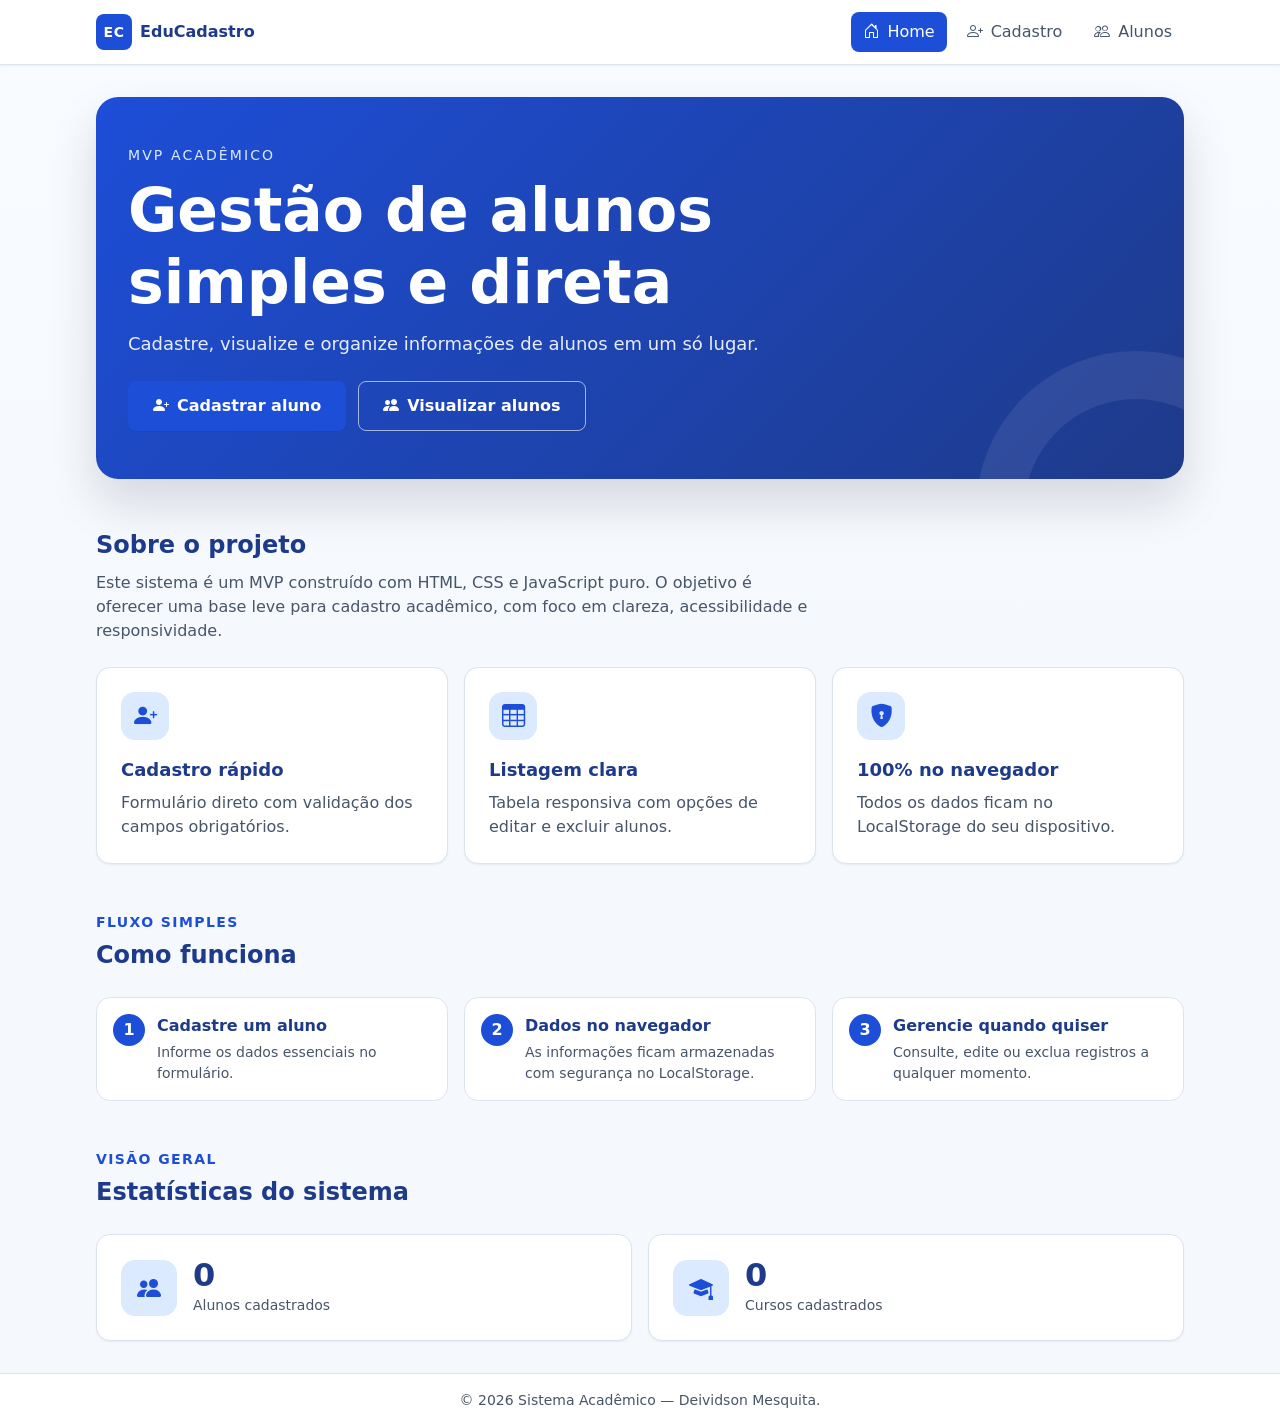
<file: index.html>
<!doctype html>
<html lang="pt-BR">
  <head>
    <meta charset="UTF-8" />
    <meta name="viewport" content="width=device-width, initial-scale=1.0" />
    <title>EduCadastro — Início</title>
    <meta
      name="description"
      content="Sistema simples para cadastro e gestão de alunos."
    />
    <link
      rel="stylesheet"
      href="https://cdn.jsdelivr.net/npm/bootstrap-icons@1.11.3/font/bootstrap-icons.min.css"
    />
    <link rel="stylesheet" href="assets/css/reset.css" />
    <link rel="stylesheet" href="assets/css/variables.css" />
    <link rel="stylesheet" href="assets/css/global.css" />
    <link rel="stylesheet" href="assets/css/components.css" />
    <link rel="stylesheet" href="assets/css/home.css" />
    <link rel="stylesheet" href="assets/css/responsive.css" />
  </head>
  <body>
    <header class="header">
      <div class="header__inner">
        <a href="index.html" class="header__logo" aria-label="Página inicial">
          <span class="header__logo-mark">EC</span>
          <span class="header__logo-text">EduCadastro</span>
        </a>
        <nav class="header__menu" aria-label="Navegação principal">
          <a class="header__link header__link--active" href="index.html"
            ><i class="bi bi-house-door" aria-hidden="true"></i> Home</a
          >
          <a class="header__link" href="cadastro.html"
            ><i class="bi bi-person-plus" aria-hidden="true"></i> Cadastro</a
          >
          <a class="header__link" href="listagem.html"
            ><i class="bi bi-people" aria-hidden="true"></i> Alunos</a
          >
        </nav>
      </div>
    </header>

    <main class="main">
      <section class="hero" aria-labelledby="hero-title">
        <div class="hero__content">
          <p class="hero__eyebrow">MVP acadêmico</p>
          <h1 class="hero__title" id="hero-title">
            Gestão de alunos simples e direta
          </h1>
          <p class="hero__text">
            Cadastre, visualize e organize informações de alunos em um só lugar.
          </p>
          <div class="hero__actions">
            <a class="button button--primary" href="cadastro.html"
              ><i class="bi bi-person-plus-fill" aria-hidden="true"></i>
              Cadastrar aluno</a
            >
            <a class="button button--secondary" href="listagem.html"
              ><i class="bi bi-people-fill" aria-hidden="true"></i> Visualizar
              alunos</a
            >
          </div>
        </div>
      </section>

      <section class="features" aria-labelledby="features-title">
        <h2 class="features__title" id="features-title">Sobre o projeto</h2>
        <p class="features__lead">
          Este sistema é um MVP construído com HTML, CSS e JavaScript puro. O
          objetivo é oferecer uma base leve para cadastro acadêmico, com foco em
          clareza, acessibilidade e responsividade.
        </p>
        <div class="features__grid">
          <article class="card">
            <i class="card__icon bi bi-person-plus-fill" aria-hidden="true"></i>
            <h3 class="card__title">Cadastro rápido</h3>
            <p class="card__text">
              Formulário direto com validação dos campos obrigatórios.
            </p>
          </article>
          <article class="card">
            <i class="card__icon bi bi-table" aria-hidden="true"></i>
            <h3 class="card__title">Listagem clara</h3>
            <p class="card__text">
              Tabela responsiva com opções de editar e excluir alunos.
            </p>
          </article>
          <article class="card">
            <i class="card__icon bi bi-shield-lock-fill" aria-hidden="true"></i>
            <h3 class="card__title">100% no navegador</h3>
            <p class="card__text">
              Todos os dados ficam no LocalStorage do seu dispositivo.
            </p>
          </article>
        </div>
      </section>

      <section
        class="section how-it-works"
        aria-labelledby="how-it-works-title"
      >
        <div class="section__heading">
          <p class="section__eyebrow">Fluxo simples</p>
          <h2 class="section__title" id="how-it-works-title">Como funciona</h2>
        </div>
        <ol class="steps">
          <li class="steps__item">
            <span class="steps__number">1</span>
            <div>
              <h3 class="steps__title">Cadastre um aluno</h3>
              <p class="steps__text">
                Informe os dados essenciais no formulário.
              </p>
            </div>
          </li>
          <li class="steps__item">
            <span class="steps__number">2</span>
            <div>
              <h3 class="steps__title">Dados no navegador</h3>
              <p class="steps__text">
                As informações ficam armazenadas com segurança no LocalStorage.
              </p>
            </div>
          </li>
          <li class="steps__item">
            <span class="steps__number">3</span>
            <div>
              <h3 class="steps__title">Gerencie quando quiser</h3>
              <p class="steps__text">
                Consulte, edite ou exclua registros a qualquer momento.
              </p>
            </div>
          </li>
        </ol>
      </section>

      <section class="section stats" aria-labelledby="stats-title">
        <div class="section__heading">
          <p class="section__eyebrow">Visão geral</p>
          <h2 class="section__title" id="stats-title">
            Estatísticas do sistema
          </h2>
        </div>
        <div class="stats__grid">
          <article class="stat-card">
            <i class="stat-card__icon bi bi-people-fill" aria-hidden="true"></i>
            <div>
              <strong class="stat-card__number" id="total-students">0</strong
              ><span class="stat-card__label">Alunos cadastrados</span>
            </div>
          </article>
          <article class="stat-card">
            <i
              class="stat-card__icon bi bi-mortarboard-fill"
              aria-hidden="true"
            ></i>
            <div>
              <strong class="stat-card__number" id="total-courses">0</strong
              ><span class="stat-card__label">Cursos cadastrados</span>
            </div>
          </article>
        </div>
      </section>
    </main>

    <footer class="footer">
      <div class="footer__inner">
        <p class="footer__text">
          © <span id="year"></span> Sistema Acadêmico — Deividson Mesquita.
        </p>
      </div>
    </footer>

    <script src="assets/js/utils.js"></script>
    <script src="assets/js/storage.js"></script>
    <script src="assets/js/main.js"></script>
  </body>
</html>
</file>
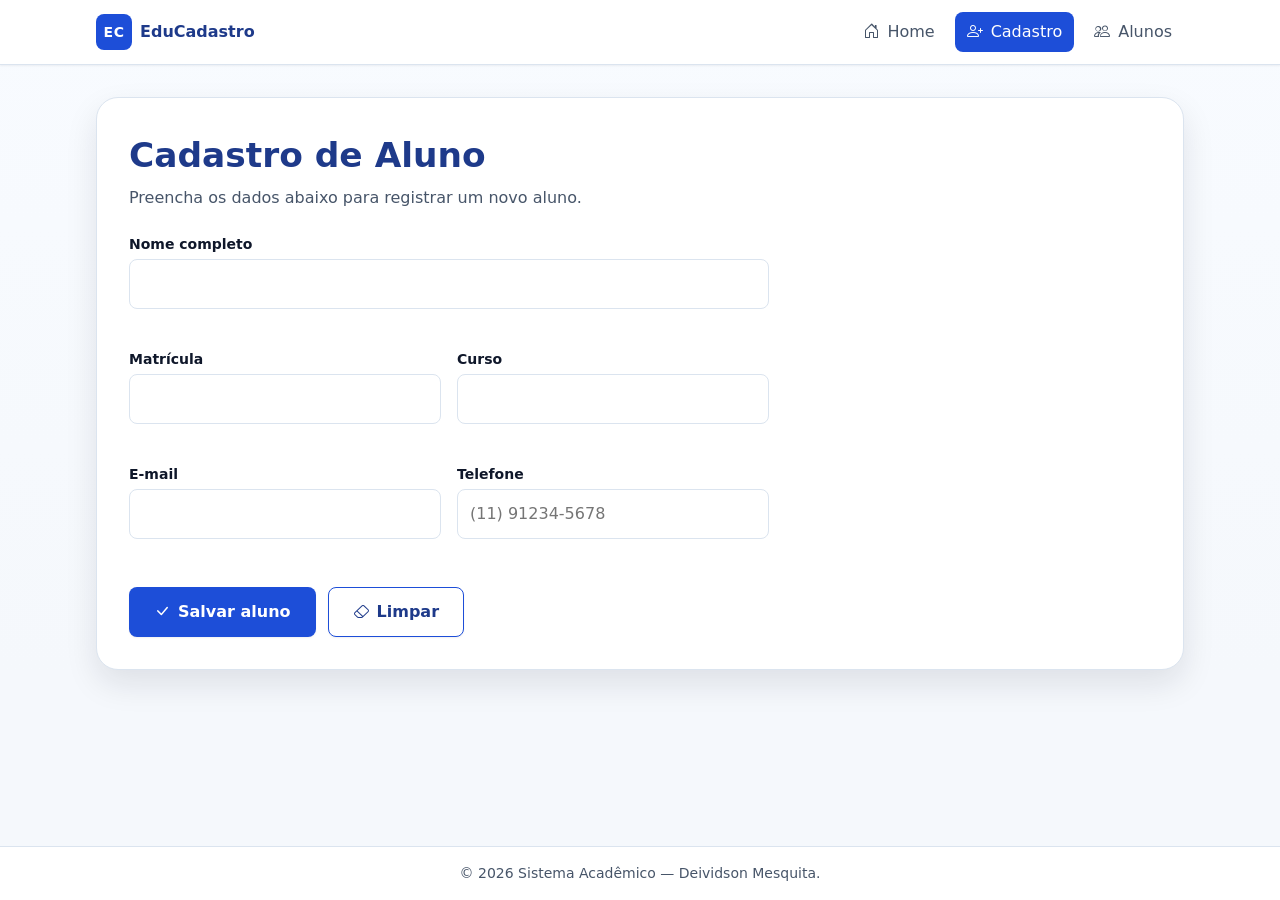
<file: cadastro.html>
<!DOCTYPE html>
<html lang="pt-BR">
<head>
  <meta charset="UTF-8" />
  <meta name="viewport" content="width=device-width, initial-scale=1.0" />
  <title>EduCadastro — Cadastro</title>
  <meta name="description" content="Cadastre um novo aluno no sistema acadêmico." />
  <link rel="stylesheet" href="https://cdn.jsdelivr.net/npm/bootstrap-icons@1.11.3/font/bootstrap-icons.min.css" />
  <link rel="stylesheet" href="assets/css/reset.css" />
  <link rel="stylesheet" href="assets/css/variables.css" />
  <link rel="stylesheet" href="assets/css/global.css" />
  <link rel="stylesheet" href="assets/css/components.css" />
  <link rel="stylesheet" href="assets/css/cadastro.css" />
  <link rel="stylesheet" href="assets/css/responsive.css" />
</head>
<body>
  <header class="header">
    <div class="header__inner">
      <a href="index.html" class="header__logo" aria-label="Página inicial">
        <span class="header__logo-mark">EC</span>
        <span class="header__logo-text">EduCadastro</span>
      </a>
      <nav class="header__menu" aria-label="Navegação principal">
        <a class="header__link" href="index.html"><i class="bi bi-house-door" aria-hidden="true"></i> Home</a>
        <a class="header__link header__link--active" href="cadastro.html"><i class="bi bi-person-plus" aria-hidden="true"></i> Cadastro</a>
        <a class="header__link" href="listagem.html"><i class="bi bi-people" aria-hidden="true"></i> Alunos</a>
      </nav>
    </div>
  </header>

  <main class="main">
    <section class="page" aria-labelledby="page-title">
      <div class="page__header">
        <h1 class="page__title" id="page-title">Cadastro de Aluno</h1>
        <p class="page__subtitle">Preencha os dados abaixo para registrar um novo aluno.</p>
      </div>

      <form class="form" id="student-form" novalidate>
        <input type="hidden" id="student-id" />

        <div class="form__group form__group--full">
          <label class="form__label" for="name">Nome completo</label>
          <input class="form__input" type="text" id="name" name="name"
            autocomplete="name" required aria-required="true" />
          <span class="form__error" id="name-error"></span>
        </div>

        <div class="form__group">
          <label class="form__label" for="registration">Matrícula</label>
          <input class="form__input" type="text" id="registration" name="registration"
            autocomplete="off" required aria-required="true" />
          <span class="form__error" id="registration-error"></span>
        </div>

        <div class="form__group">
          <label class="form__label" for="course">Curso</label>
          <input class="form__input" type="text" id="course" name="course"
            autocomplete="off" required aria-required="true" />
          <span class="form__error" id="course-error"></span>
        </div>

        <div class="form__group">
          <label class="form__label" for="email">E-mail</label>
          <input class="form__input" type="email" id="email" name="email"
            autocomplete="email" required aria-required="true" />
          <span class="form__error" id="email-error"></span>
        </div>

        <div class="form__group">
          <label class="form__label" for="phone">Telefone</label>
          <input class="form__input" type="tel" id="phone" name="phone"
            autocomplete="tel" required aria-required="true"
            placeholder="(11) 91234-5678" />
          <span class="form__error" id="phone-error"></span>
        </div>

        <div class="form__actions">
          <button type="submit" class="button button--primary" id="submit-btn"><i class="bi bi-check-lg" aria-hidden="true"></i> Salvar aluno</button>
          <button type="reset" class="button button--secondary" id="reset-btn"><i class="bi bi-eraser" aria-hidden="true"></i> Limpar</button>
        </div>
      </form>
    </section>
  </main>

  <footer class="footer">
    <div class="footer__inner">
      <p class="footer__text">© <span id="year"></span> Sistema Acadêmico — Deividson Mesquita.</p>
    </div>
  </footer>

  <script src="assets/js/utils.js"></script>
  <script src="assets/js/storage.js"></script>
  <script src="assets/js/form.js"></script>
  <script src="assets/js/main.js"></script>
</body>
</html>
</file>
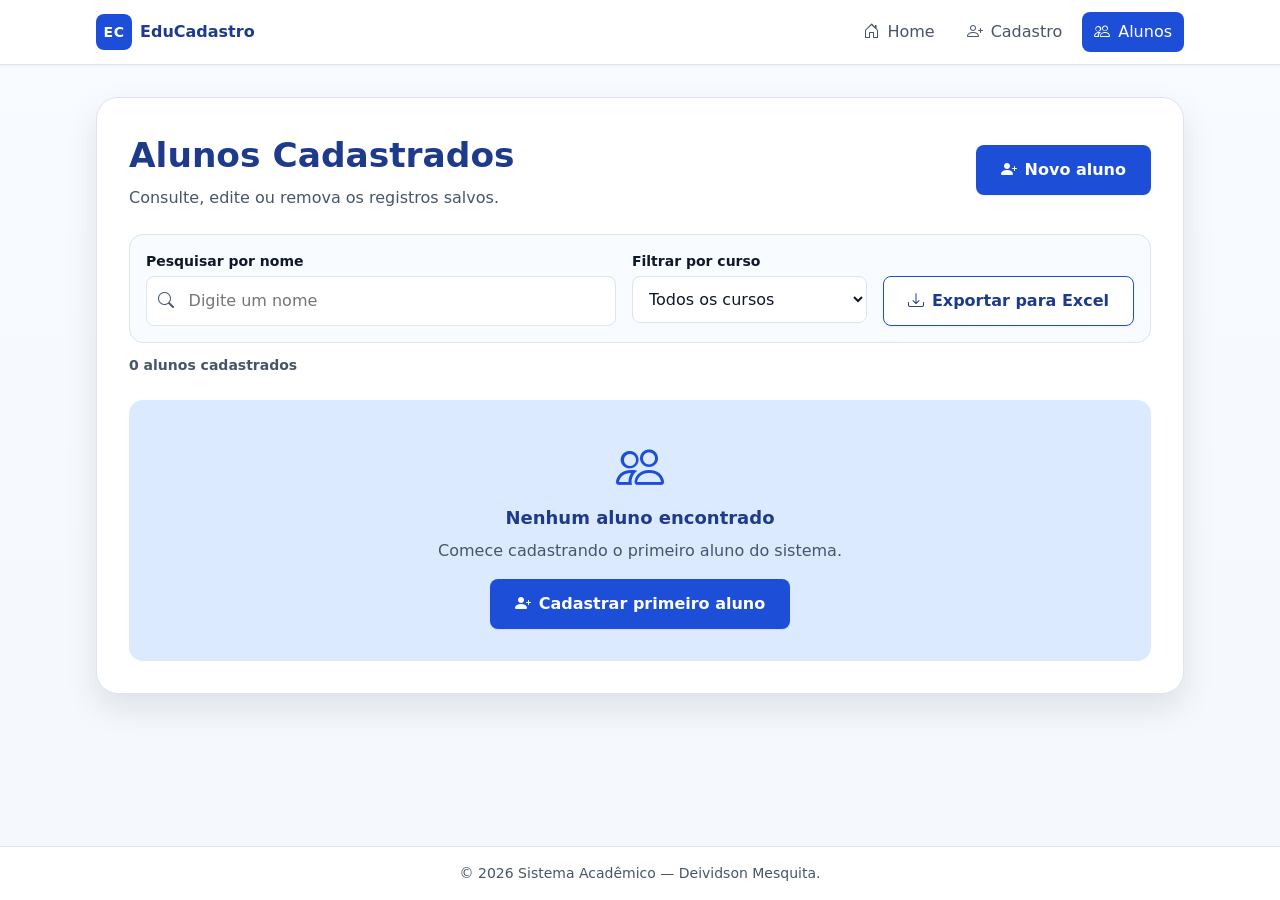
<file: listagem.html>
<!DOCTYPE html>
<html lang="pt-BR">
<head>
  <meta charset="UTF-8" />
  <meta name="viewport" content="width=device-width, initial-scale=1.0" />
  <title>EduCadastro — Listagem</title>
  <meta name="description" content="Lista de alunos cadastrados no sistema." />
  <link rel="stylesheet" href="https://cdn.jsdelivr.net/npm/bootstrap-icons@1.11.3/font/bootstrap-icons.min.css" />
  <link rel="stylesheet" href="assets/css/reset.css" />
  <link rel="stylesheet" href="assets/css/variables.css" />
  <link rel="stylesheet" href="assets/css/global.css" />
  <link rel="stylesheet" href="assets/css/components.css" />
  <link rel="stylesheet" href="assets/css/listagem.css" />
  <link rel="stylesheet" href="assets/css/responsive.css" />
</head>
<body>
  <header class="header">
    <div class="header__inner">
      <a href="index.html" class="header__logo" aria-label="Página inicial">
        <span class="header__logo-mark">EC</span>
        <span class="header__logo-text">EduCadastro</span>
      </a>
      <nav class="header__menu" aria-label="Navegação principal">
        <a class="header__link" href="index.html"><i class="bi bi-house-door" aria-hidden="true"></i> Home</a>
        <a class="header__link" href="cadastro.html"><i class="bi bi-person-plus" aria-hidden="true"></i> Cadastro</a>
        <a class="header__link header__link--active" href="listagem.html"><i class="bi bi-people" aria-hidden="true"></i> Alunos</a>
      </nav>
    </div>
  </header>

  <main class="main">
    <section class="page" aria-labelledby="page-title">
      <div class="page__header page__header--row">
        <div>
          <h1 class="page__title" id="page-title">Alunos Cadastrados</h1>
          <p class="page__subtitle">Consulte, edite ou remova os registros salvos.</p>
        </div>
        <a class="button button--primary" href="cadastro.html"><i class="bi bi-person-plus-fill" aria-hidden="true"></i> Novo aluno</a>
      </div>

      <div class="list-controls" aria-label="Filtros de alunos">
        <div class="form__group list-controls__field">
          <label class="form__label" for="search-student">Pesquisar por nome</label>
          <div class="input-with-icon"><i class="bi bi-search" aria-hidden="true"></i><input class="form__input" id="search-student" type="search" placeholder="Digite um nome" autocomplete="off" /></div>
        </div>
        <div class="form__group list-controls__field">
          <label class="form__label" for="course-filter">Filtrar por curso</label>
          <select class="form__input" id="course-filter"><option value="">Todos os cursos</option></select>
        </div>
        <div class="list-controls__actions">
          <button class="button button--secondary" type="button" id="export-students">
            <i class="bi bi-download" aria-hidden="true"></i> Exportar para Excel
          </button>
        </div>
      </div>
      <p class="list-count" id="list-count" aria-live="polite"></p>

      <div class="table-wrapper" id="table-wrapper">
        <table class="table" aria-label="Alunos cadastrados">
          <thead class="table__head">
            <tr class="table__row">
              <th class="table__cell table__cell--head">Nome</th>
              <th class="table__cell table__cell--head">Matrícula</th>
              <th class="table__cell table__cell--head">Curso</th>
              <th class="table__cell table__cell--head">E-mail</th>
              <th class="table__cell table__cell--head">Telefone</th>
              <th class="table__cell table__cell--head table__cell--actions">Ações</th>
            </tr>
          </thead>
          <tbody class="table__body" id="table-body"></tbody>
        </table>
      </div>

      <section class="empty empty--hidden" id="empty-state" aria-labelledby="empty-title">
        <i class="empty__icon bi bi-people" aria-hidden="true"></i>
        <h2 class="empty__title" id="empty-title">Nenhum aluno encontrado</h2>
        <p class="empty__text" id="empty-message">Comece cadastrando o primeiro aluno do sistema.</p>
        <a class="button button--primary" id="empty-action" href="cadastro.html"><i class="bi bi-person-plus-fill" aria-hidden="true"></i> Cadastrar primeiro aluno</a>
      </section>
    </section>

    <dialog class="modal" id="edit-modal" aria-labelledby="edit-title">
      <form class="form" id="edit-form" method="dialog" novalidate>
        <h2 class="modal__title" id="edit-title">Editar aluno</h2>
        <input type="hidden" id="edit-id" />

        <div class="form__group">
          <label class="form__label" for="edit-name">Nome completo</label>
          <input class="form__input" type="text" id="edit-name" required />
          <span class="form__error" id="edit-name-error"></span>
        </div>
        <div class="form__group">
          <label class="form__label" for="edit-registration">Matrícula</label>
          <input class="form__input" type="text" id="edit-registration" required />
          <span class="form__error" id="edit-registration-error"></span>
        </div>
        <div class="form__group">
          <label class="form__label" for="edit-course">Curso</label>
          <input class="form__input" type="text" id="edit-course" required />
          <span class="form__error" id="edit-course-error"></span>
        </div>
        <div class="form__group">
          <label class="form__label" for="edit-email">E-mail</label>
          <input class="form__input" type="email" id="edit-email" required />
          <span class="form__error" id="edit-email-error"></span>
        </div>
        <div class="form__group">
          <label class="form__label" for="edit-phone">Telefone</label>
          <input class="form__input" type="tel" id="edit-phone" required />
          <span class="form__error" id="edit-phone-error"></span>
        </div>

        <div class="form__actions">
          <button type="submit" class="button button--primary"><i class="bi bi-check-lg" aria-hidden="true"></i> Salvar alterações</button>
          <button type="button" class="button button--secondary" id="edit-cancel">Cancelar</button>
        </div>
      </form>
    </dialog>
    <dialog class="modal modal--confirm" id="delete-modal" aria-labelledby="delete-title">
      <form class="form" method="dialog">
        <div class="modal__icon"><i class="bi bi-trash3-fill" aria-hidden="true"></i></div>
        <h2 class="modal__title" id="delete-title">Excluir aluno?</h2>
        <p class="modal__text">Deseja realmente excluir este aluno?</p>
        <div class="form__actions modal__actions">
          <button type="button" class="button button--secondary" id="delete-cancel">Cancelar</button>
          <button type="button" class="button button--danger" id="delete-confirm"><i class="bi bi-trash3" aria-hidden="true"></i> Excluir</button>
        </div>
      </form>
    </dialog>
  </main>

  <footer class="footer">
    <div class="footer__inner">
      <p class="footer__text">© <span id="year"></span> Sistema Acadêmico — Deividson Mesquita.</p>
    </div>
  </footer>

  <script src="assets/js/utils.js"></script>
  <script src="assets/js/storage.js"></script>
  <script src="assets/js/export.js"></script>
  <script src="assets/js/list.js"></script>
  <script src="assets/js/main.js"></script>
</body>
</html>
</file>
<file: assets/css/variables.css>
:root {
  /* Palette — tons de azul e branco */
  --color-primary: #1d4ed8;
  --color-primary-dark: #1e3a8a;
  --color-primary-light: #3b82f6;
  --color-primary-soft: #dbeafe;
  --color-accent: #0ea5e9;

  --color-white: #ffffff;
  --color-bg: #f5f8fc;
  --color-surface: #ffffff;
  --color-border: #dbe4ef;

  --color-text: #0f172a;
  --color-text-muted: #475569;
  --color-text-inverse: #ffffff;

  --color-success: #16a34a;
  --color-success-bg: #dcfce7;
  --color-danger: #dc2626;
  --color-danger-bg: #fee2e2;
  --color-warning: #b45309;
  --color-warning-bg: #fef3c7;

  /* Typography */
  --font-base: system-ui, -apple-system, "Segoe UI", Roboto, "Helvetica Neue",
    Arial, sans-serif;
  --font-size-sm: 0.875rem;
  --font-size-md: 1rem;
  --font-size-lg: 1.125rem;
  --font-size-xl: 1.5rem;
  --font-size-2xl: 2rem;

  /* Layout */
  --radius-sm: 8px;
  --radius-md: 14px;
  --radius-lg: 22px;

  --shadow-sm: 0 1px 2px rgba(15, 23, 42, 0.06);
  --shadow-md: 0 14px 32px rgba(15, 23, 42, 0.10);
  --shadow-lg: 0 24px 48px rgba(15, 23, 42, 0.14);

  --space-1: 0.25rem;
  --space-2: 0.5rem;
  --space-3: 0.75rem;
  --space-4: 1rem;
  --space-5: 1.5rem;
  --space-6: 2rem;
  --space-8: 3rem;

  --container-max: 1120px;
  --header-height: 64px;
}
</file>
<file: assets/css/global.css>
html {
  font-family: var(--font-base);
  color: var(--color-text);
  background-color: var(--color-bg);
}

body {
  display: flex;
  flex-direction: column;
  min-height: 100vh;
  font-size: var(--font-size-md);
  background: linear-gradient(180deg, #f8fbff 0%, var(--color-bg) 42rem);
}

.main {
  flex: 1;
  width: 100%;
  max-width: var(--container-max);
  margin: 0 auto;
  padding: var(--space-6) var(--space-4);
}

:focus-visible {
  outline: 3px solid var(--color-primary-light);
  outline-offset: 2px;
  border-radius: var(--radius-sm);
}

.page {
  background-color: var(--color-surface);
  border: 1px solid var(--color-border);
  border-radius: var(--radius-lg);
  padding: var(--space-6);
  box-shadow: var(--shadow-md);
}

.page__header {
  margin-bottom: var(--space-5);
}

.page__header--row {
  display: flex;
  flex-wrap: wrap;
  gap: var(--space-4);
  align-items: center;
  justify-content: space-between;
}

.page__title {
  font-size: clamp(1.65rem, 3vw, 2.15rem);
  color: var(--color-primary-dark);
}

.page__subtitle {
  color: var(--color-text-muted);
  margin-top: var(--space-1);
}
</file>
<file: assets/css/components.css>
/* Header */
.header {
  background-color: var(--color-white);
  border-bottom: 1px solid var(--color-border);
  box-shadow: var(--shadow-sm);
}

.header__inner {
  max-width: var(--container-max);
  margin: 0 auto;
  padding: 0 var(--space-4);
  height: var(--header-height);
  display: flex;
  align-items: center;
  justify-content: space-between;
  gap: var(--space-4);
}

.header__logo {
  display: flex;
  align-items: center;
  gap: var(--space-2);
  font-weight: 700;
  color: var(--color-primary-dark);
}

.header__logo-mark {
  display: inline-flex;
  align-items: center;
  justify-content: center;
  width: 36px;
  height: 36px;
  border-radius: var(--radius-sm);
  background-color: var(--color-primary);
  color: var(--color-text-inverse);
  font-size: var(--font-size-sm);
  letter-spacing: 0.05em;
}

.header__menu {
  display: flex;
  gap: var(--space-2);
  flex-wrap: wrap;
}

.header__link {
  display: inline-flex;
  align-items: center;
  gap: var(--space-2);
  padding: var(--space-2) var(--space-3);
  border-radius: var(--radius-sm);
  color: var(--color-text-muted);
  font-weight: 500;
  transition: background-color 0.2s ease, color 0.2s ease, transform 0.2s ease;
}

.header__link:hover {
  background-color: var(--color-primary-soft);
  color: var(--color-primary-dark);
  transform: translateY(-1px);
}

.header__link--active {
  background-color: var(--color-primary);
  color: var(--color-text-inverse);
}

.header__link--active:hover {
  background-color: var(--color-primary-dark);
  color: var(--color-text-inverse);
}

/* Footer */
.footer {
  background-color: var(--color-white);
  border-top: 1px solid var(--color-border);
  margin-top: auto;
}

.footer__inner {
  max-width: var(--container-max);
  margin: 0 auto;
  padding: var(--space-4);
  text-align: center;
  color: var(--color-text-muted);
  font-size: var(--font-size-sm);
}

/* Buttons */
.button {
  display: inline-flex;
  align-items: center;
  justify-content: center;
  gap: var(--space-2);
  padding: var(--space-3) var(--space-5);
  border-radius: var(--radius-sm);
  font-weight: 600;
  font-size: var(--font-size-md);
  border: 1px solid transparent;
  box-shadow: var(--shadow-sm);
  transition: background-color 0.2s ease, color 0.2s ease, border-color 0.2s ease, transform 0.2s ease, box-shadow 0.2s ease;
}

.button:active {
  transform: translateY(1px);
}
.button:hover { transform: translateY(-2px); box-shadow: var(--shadow-md); }
.button:disabled { cursor: not-allowed; opacity: 0.55; transform: none; box-shadow: none; }

.button--primary {
  background-color: var(--color-primary);
  color: var(--color-text-inverse);
}
.button--primary:hover {
  background-color: var(--color-primary-dark);
}

.button--secondary {
  background-color: var(--color-white);
  color: var(--color-primary-dark);
  border-color: var(--color-primary);
}
.button--secondary:hover {
  background-color: var(--color-primary-soft);
}

.button--danger {
  background-color: var(--color-danger);
  color: var(--color-text-inverse);
}
.button--danger:hover {
  background-color: #b91c1c;
}

.button--sm {
  padding: var(--space-2) var(--space-3);
  font-size: var(--font-size-sm);
}

/* Cards */
.card {
  background-color: var(--color-surface);
  border: 1px solid var(--color-border);
  border-radius: var(--radius-md);
  padding: var(--space-5);
  box-shadow: var(--shadow-sm);
  transition: transform 0.2s ease, box-shadow 0.2s ease, border-color 0.2s ease;
}
.card:hover { transform: translateY(-4px); border-color: var(--color-primary-light); box-shadow: var(--shadow-md); }
.card__icon { display: inline-grid; place-items: center; width: 3rem; height: 3rem; margin-bottom: var(--space-4); border-radius: var(--radius-md); color: var(--color-primary); background: var(--color-primary-soft); font-size: 1.45rem; }

.card__title {
  color: var(--color-primary-dark);
  font-size: var(--font-size-lg);
  margin-bottom: var(--space-2);
}

.card__text {
  color: var(--color-text-muted);
}

/* Forms */
.form {
  display: grid;
  gap: var(--space-4);
}

.form__group {
  display: flex;
  flex-direction: column;
  gap: var(--space-1);
}

.form__label {
  font-weight: 600;
  color: var(--color-text);
  font-size: var(--font-size-sm);
}

.form__input {
  width: 100%;
  padding: var(--space-3);
  border: 1px solid var(--color-border);
  border-radius: var(--radius-sm);
  background-color: var(--color-white);
  transition: border-color 0.15s ease, box-shadow 0.15s ease;
}

.form__input:focus {
  outline: none;
  border-color: var(--color-primary);
  box-shadow: 0 0 0 3px var(--color-primary-soft);
}

.form__input--error {
  border-color: var(--color-danger);
}
.form__input--valid { border-color: var(--color-success); }

.form__error {
  color: var(--color-danger);
  font-size: var(--font-size-sm);
  min-height: 1.25rem;
}

.form__actions {
  display: flex;
  flex-wrap: wrap;
  gap: var(--space-3);
  margin-top: var(--space-2);
}

/* Alerts */
.alert {
  padding: var(--space-3) var(--space-4);
  border-radius: var(--radius-sm);
  margin-bottom: var(--space-4);
  border: 1px solid transparent;
  font-weight: 500;
}

.alert--success {
  background-color: var(--color-success-bg);
  color: var(--color-success);
  border-color: var(--color-success);
}

.alert--danger {
  background-color: var(--color-danger-bg);
  color: var(--color-danger);
  border-color: var(--color-danger);
}

.alert--info {
  background-color: var(--color-primary-soft);
  color: var(--color-primary-dark);
  border-color: var(--color-primary-light);
}

.alert--hidden {
  display: none;
}

/* Table */
.table-wrapper {
  overflow-x: auto;
  border: 1px solid var(--color-border);
  border-radius: var(--radius-md);
}

.table {
  min-width: 720px;
}

.table__head {
  background-color: var(--color-primary-soft);
}

.table__row {
  border-bottom: 1px solid var(--color-border);
}

.table__body .table__row:last-child {
  border-bottom: none;
}

.table__body .table__row:hover {
  background-color: rgba(59, 130, 246, 0.04);
}

.table__cell {
  padding: var(--space-3) var(--space-4);
  text-align: left;
  vertical-align: middle;
  color: var(--color-text);
}

.table__cell--head {
  font-weight: 700;
  color: var(--color-primary-dark);
  font-size: var(--font-size-sm);
  text-transform: uppercase;
  letter-spacing: 0.03em;
}

.table__cell--actions {
  text-align: right;
  white-space: nowrap;
}

.table__actions {
  display: inline-flex;
  gap: var(--space-2);
}

.empty {
  margin-top: var(--space-5);
  padding: var(--space-6);
  text-align: center;
  color: var(--color-text-muted);
  background-color: var(--color-primary-soft);
  border-radius: var(--radius-md);
}

.empty--hidden {
  display: none;
}

/* Modal */
.modal {
  position: fixed;
  inset: 0;
  display: none;
  align-items: center;
  justify-content: center;
  width: 100%;
  max-width: none;
  min-height: 100dvh;
  margin: 0;
  border: none;
  padding: var(--space-4);
  background: transparent;
}

.modal[open] {
  display: flex;
}

.modal::backdrop {
  background-color: rgba(15, 23, 42, 0.5);
}

.modal > .form {
  width: min(100%, 520px);
  max-height: calc(100dvh - (var(--space-4) * 2));
  overflow-y: auto;
  padding: var(--space-6);
  border-radius: var(--radius-lg);
  background-color: var(--color-surface);
  box-shadow: var(--shadow-lg);
  animation: modal-enter 0.22s ease-out both;
}

@keyframes modal-enter {
  from { opacity: 0; transform: scale(0.96); }
  to { opacity: 1; transform: scale(1); }
}

.modal__title {
  color: var(--color-primary-dark);
  margin-bottom: var(--space-4);
  font-size: var(--font-size-lg);
}
.toast-container { position: fixed; z-index: 20; right: var(--space-4); bottom: var(--space-4); display: grid; gap: var(--space-2); width: min(25rem, calc(100vw - 2rem)); }
.toast { display: flex; align-items: center; gap: var(--space-3); padding: var(--space-3) var(--space-4); border: 1px solid; border-radius: var(--radius-md); box-shadow: var(--shadow-lg); background: var(--color-white); animation: toast-in 0.24s ease-out; }
.toast--success { color: var(--color-success); border-color: #86efac; }.toast--danger { color: var(--color-danger); border-color: #fca5a5; }.toast--info { color: var(--color-primary); border-color: #93c5fd; }
.toast__message { flex: 1; color: var(--color-text); font-weight: 600; }.toast__close { padding: var(--space-1); color: var(--color-text-muted); }.toast--leaving { opacity: 0; transform: translateX(1rem); transition: opacity 0.18s, transform 0.18s; }@keyframes toast-in { from { opacity: 0; transform: translateX(1rem); } to { opacity: 1; transform: translateX(0); } }
.empty__icon { margin: 0 auto var(--space-3); color: var(--color-primary); font-size: 3rem; }.empty__title { color: var(--color-primary-dark); font-size: var(--font-size-lg); }.empty__text { margin: var(--space-2) 0 var(--space-4); }
.modal__text { color: var(--color-text-muted); }.modal--confirm { text-align: center; }.modal__icon { display: grid; place-items: center; width: 3.5rem; height: 3.5rem; margin: 0 auto var(--space-4); color: var(--color-danger); background: var(--color-danger-bg); border-radius: 50%; font-size: 1.4rem; }.modal__actions { justify-content: center; }
.input-with-icon { position: relative; }.input-with-icon > i { position: absolute; z-index: 1; top: 50%; left: var(--space-3); transform: translateY(-50%); color: var(--color-text-muted); }.input-with-icon .form__input { padding-left: 2.6rem; }
</file>
<file: assets/css/home.css>
.hero {
  background: linear-gradient(135deg, var(--color-primary) 0%, var(--color-primary-dark) 100%);
  color: var(--color-text-inverse);
  border-radius: var(--radius-lg);
  padding: var(--space-8) var(--space-6);
  box-shadow: var(--shadow-lg);
  overflow: hidden;
  position: relative;
}
.hero::after { content: ""; position: absolute; width: 20rem; height: 20rem; right: -7rem; bottom: -12rem; border: 3rem solid rgba(255, 255, 255, 0.08); border-radius: 50%; }

.hero__content {
  max-width: 720px;
  position: relative;
  z-index: 1;
}

.hero__eyebrow {
  text-transform: uppercase;
  font-size: var(--font-size-sm);
  letter-spacing: 0.15em;
  color: var(--color-primary-soft);
  margin-bottom: var(--space-2);
}

.hero__title {
  font-size: clamp(2.25rem, 5vw, 3.75rem);
  line-height: 1.2;
  margin-bottom: var(--space-3);
}

.hero__text {
  font-size: var(--font-size-lg);
  color: rgba(255, 255, 255, 0.9);
  margin-bottom: var(--space-5);
}

.hero__actions {
  display: flex;
  gap: var(--space-3);
  flex-wrap: wrap;
}

.hero .button--secondary {
  background-color: transparent;
  color: var(--color-text-inverse);
  border-color: rgba(255, 255, 255, 0.6);
}

.hero .button--secondary:hover {
  background-color: rgba(255, 255, 255, 0.1);
}

.features {
  margin-top: var(--space-8);
}

.features__title {
  font-size: var(--font-size-xl);
  color: var(--color-primary-dark);
  margin-bottom: var(--space-2);
}

.features__lead {
  color: var(--color-text-muted);
  max-width: 720px;
  margin-bottom: var(--space-5);
}

.features__grid {
  display: grid;
  gap: var(--space-4);
  grid-template-columns: 1fr;
}

@media (min-width: 720px) {
  .features__grid {
    grid-template-columns: repeat(3, 1fr);
  }
}

.how-it-works, .stats { margin-top: var(--space-8); }
.section__eyebrow { color: var(--color-primary); font-size: var(--font-size-sm); font-weight: 800; letter-spacing: .1em; text-transform: uppercase; }
.section__title { margin-top: var(--space-1); color: var(--color-primary-dark); font-size: var(--font-size-xl); }
.steps { display: grid; gap: var(--space-4); margin-top: var(--space-5); grid-template-columns: repeat(3, 1fr); }
.steps__item { display: flex; gap: var(--space-3); padding: var(--space-4); background: var(--color-surface); border: 1px solid var(--color-border); border-radius: var(--radius-md); }
.steps__number { display: grid; place-items: center; flex: 0 0 2rem; height: 2rem; border-radius: 50%; background: var(--color-primary); color: var(--color-white); font-weight: 800; }
.steps__title { color: var(--color-primary-dark); font-size: var(--font-size-md); }.steps__text { margin-top: var(--space-1); color: var(--color-text-muted); font-size: var(--font-size-sm); }
.stats__grid { display: grid; grid-template-columns: repeat(2, 1fr); gap: var(--space-4); margin-top: var(--space-5); }
.stat-card { display: flex; gap: var(--space-4); align-items: center; padding: var(--space-5); color: var(--color-primary-dark); background: var(--color-surface); border: 1px solid var(--color-border); border-radius: var(--radius-md); box-shadow: var(--shadow-sm); }
.stat-card__icon { display: grid; place-items: center; width: 3.5rem; height: 3.5rem; border-radius: var(--radius-md); background: var(--color-primary-soft); color: var(--color-primary); font-size: 1.5rem; }.stat-card__number { display: block; font-size: 2rem; line-height: 1; }.stat-card__label { display: block; margin-top: var(--space-1); color: var(--color-text-muted); font-size: var(--font-size-sm); }
</file>
<file: assets/css/responsive.css>
@media (max-width: 640px) {
  .header__inner {
    flex-direction: column;
    height: auto;
    padding: var(--space-3) var(--space-4);
    gap: var(--space-2);
  }

  .header__menu {
    justify-content: center;
    width: 100%;
  }

  .main {
    padding: var(--space-4) var(--space-3);
  }

  .page {
    padding: var(--space-4);
  }

  .hero {
    padding: var(--space-6) var(--space-4);
  }

  .hero__title {
    font-size: 1.6rem;
  }

  .hero__text {
    font-size: var(--font-size-md);
  }

  .steps, .stats__grid, .list-controls { grid-template-columns: 1fr; }

  .list-controls__actions .button { width: 100%; }

  .page__header--row {
    flex-direction: column;
    align-items: flex-start;
  }

  .form__actions .button,
  .hero__actions .button {
    flex: 1;
  }
}

@media (max-width: 380px) {
  .header__logo-text { font-size: .9rem; }
  .header__link { padding: var(--space-2); font-size: .8rem; }
  .table__actions .button span { display: none; }
  .table__actions .button { padding: var(--space-2); }
}
</file>
<file: assets/css/cadastro.css>
#student-form {
  max-width: 640px;
}

@media (min-width: 720px) {
  #student-form {
    grid-template-columns: 1fr 1fr;
  }

  #student-form .form__group--full,
  #student-form .form__actions {
    grid-column: 1 / -1;
  }
}
</file>
<file: assets/css/listagem.css>
.table__cell--name {
  font-weight: 600;
  color: var(--color-primary-dark);
}
.list-controls { display: grid; grid-template-columns: minmax(0, 2fr) minmax(13rem, 1fr) auto; gap: var(--space-4); padding: var(--space-4); margin-bottom: var(--space-3); border: 1px solid var(--color-border); border-radius: var(--radius-md); background: #f8fbff; }
.list-controls__actions { display: flex; align-items: end; }
.list-count { margin-bottom: var(--space-3); color: var(--color-text-muted); font-size: var(--font-size-sm); font-weight: 600; }
</file>
